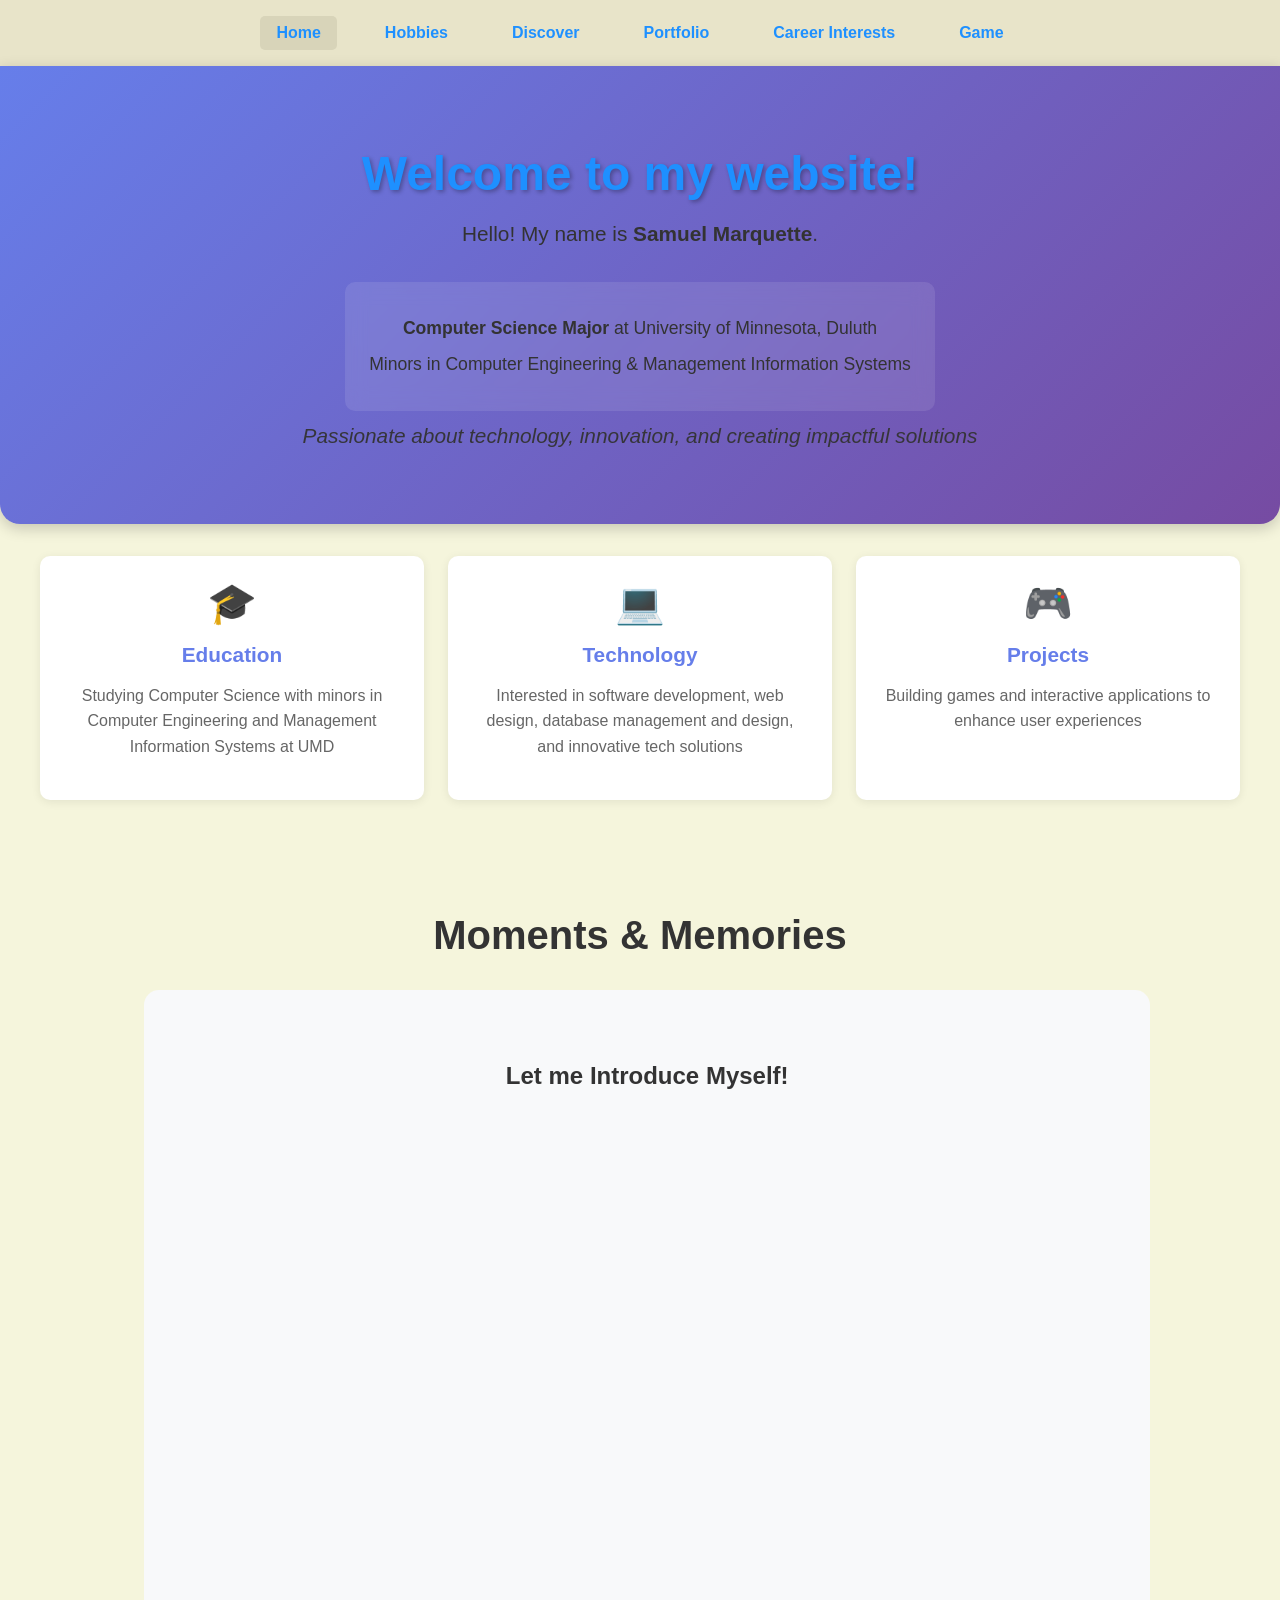
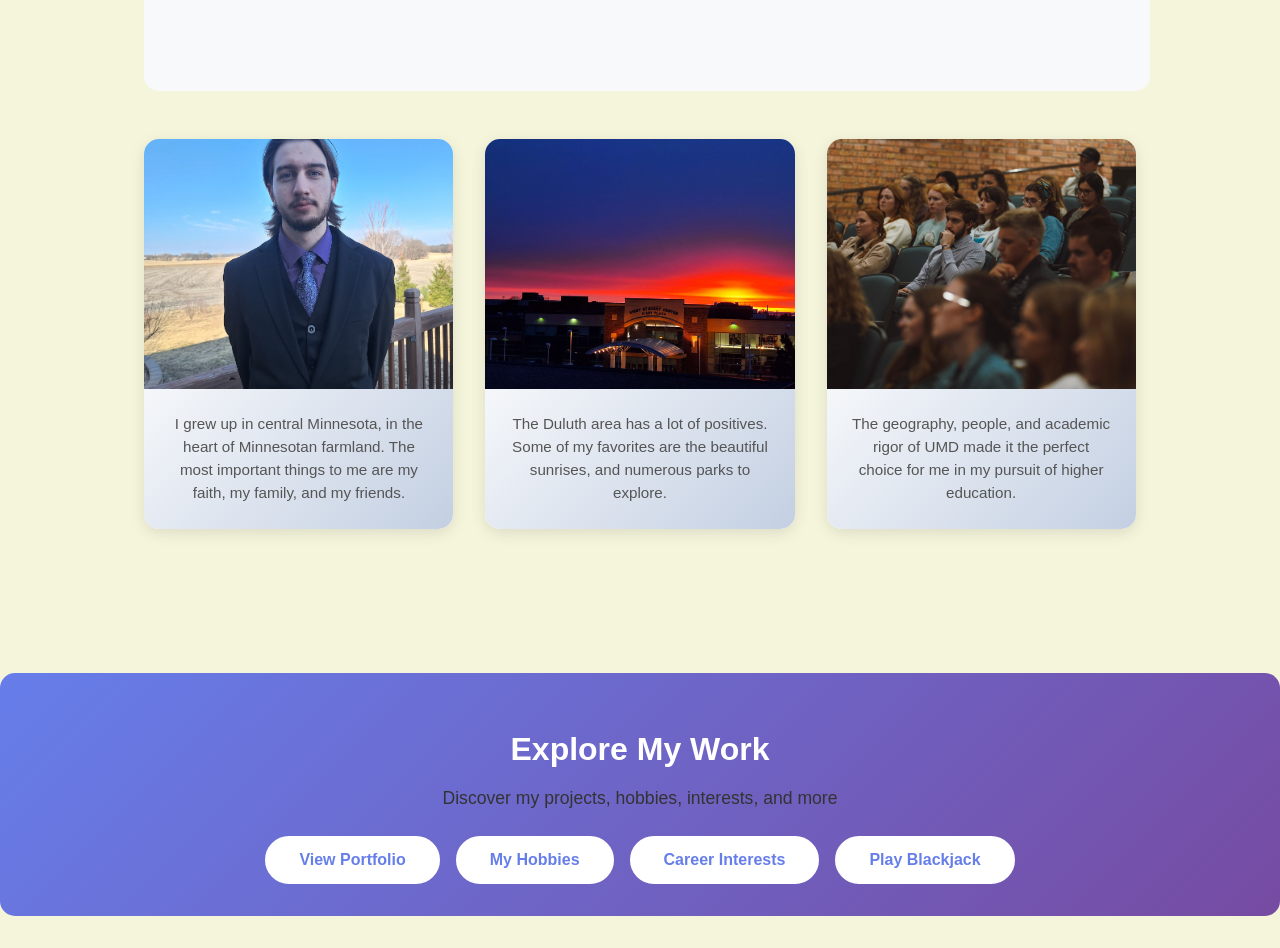
<file: index.html>
<!DOCTYPE html>
<html lang="en">
<head>
    <meta charset="UTF-8">
    <meta name="viewport" content="width=device-width, initial-scale=1.0">
    <title>Samuel Marquette - Computer Science Major at UMD</title>
    <link rel="stylesheet" href="styles.css">
    <style>
        /* Homepage-specific styles */
        .hero-section {
            background: linear-gradient(135deg, #667eea 0%, #764ba2 100%);
            color: white;
            padding: 4rem 2rem;
            text-align: center;
            border-radius: 0 0 20px 20px;
            box-shadow: 0 4px 15px rgba(0, 0, 0, 0.2);
        }

        .hero-section h1 {
            font-size: 3rem;
            margin: 1rem 0;
            text-shadow: 2px 2px 4px rgba(0, 0, 0, 0.3);
            font-weight: 700;
        }

        .hero-section p {
            font-size: 1.3rem;
            margin: 0.5rem 0;
            line-height: 1.6;
        }

        .tagline {
            font-size: 1.1rem;
            font-style: italic;
            margin-top: 1rem;
            opacity: 0.95;
        }

        .academic-info {
            background: rgba(255, 255, 255, 0.1);
            padding: 1.5rem;
            border-radius: 10px;
            margin-top: 1.5rem;
            backdrop-filter: blur(10px);
            display: inline-block;
        }

        .academic-info p {
            margin: 0.5rem 0;
            font-size: 1.1rem;
        }

        .gallery-section {
            padding: 3rem 2rem;
            max-width: 1200px;
            margin: 0 auto;
        }

        .gallery-title {
            text-align: center;
            font-size: 2.5rem;
            margin-bottom: 2rem;
            color: #333;
            font-weight: 700;
        }

        .gallery-grid {
            display: grid;
            grid-template-columns: repeat(auto-fit, minmax(300px, 1fr));
            gap: 2rem;
            margin-bottom: 3rem;
        }

        .gallery-item {
            background: white;
            border-radius: 15px;
            overflow: hidden;
            box-shadow: 0 4px 15px rgba(0, 0, 0, 0.1);
            transition: transform 0.3s ease, box-shadow 0.3s ease;
        }

        .gallery-item:hover {
            transform: translateY(-8px);
            box-shadow: 0 8px 25px rgba(0, 0, 0, 0.2);
        }

        .gallery-item img {
            width: 100%;
            height: 250px;
            object-fit: cover;
            display: block;
        }

        .gallery-item-caption {
            padding: 1.5rem;
            text-align: center;
            background: linear-gradient(135deg, #f5f7fa 0%, #c3cfe2 100%);
            font-size: 1rem;
            color: #333;
        }

        .gallery-item-caption h4 {
            font-size: 1.2rem;
            font-weight: 700;
            margin: 0 0 0.8rem 0;
            color: #667eea;
        }

        .gallery-item-caption p {
            margin: 0;
            line-height: 1.5;
            font-size: 0.95rem;
            color: #555;
        }

        .video-section {
            background: #f8f9fa;
            padding: 3rem 2rem;
            border-radius: 15px;
            margin: 0 auto 2rem auto;
            max-width: 1000px;
            width: 95%;
            display: flex;
            flex-direction: column;
            align-items: center;
        }

        .video-title {
            text-align: center;
            font-size: 1.5rem;
            margin-bottom: 1.5rem;
            color: #333;
            font-weight: 700;
        }

        .video-container {
            position: relative;
            width: 100%;
            padding-bottom: 56.25%; /* 16:9 aspect ratio */
            height: 0;
            overflow: hidden;
            border-radius: 10px;
            max-width: 100%;
        }

        .video-container video {
            position: absolute;
            top: 0;
            left: 0;
            width: 100%;
            height: 100%;
            border-radius: 10px;
        }

        .features-section {
            display: grid;
            grid-template-columns: repeat(auto-fit, minmax(250px, 1fr));
            gap: 1.5rem;
            margin: 2rem 0;
            max-width: 1200px;
            margin-left: auto;
            margin-right: auto;
        }

        .feature-card {
            background: white;
            padding: 1.5rem;
            border-radius: 10px;
            text-align: center;
            box-shadow: 0 2px 10px rgba(0, 0, 0, 0.08);
            transition: transform 0.3s ease;
        }

        .feature-card:hover {
            transform: translateY(-5px);
        }

        .feature-icon {
            font-size: 2.5rem;
            margin-bottom: 1rem;
        }

        .feature-card h3 {
            color: #667eea;
            margin: 1rem 0;
            font-size: 1.3rem;
        }

        .feature-card p {
            color: #666;
            line-height: 1.6;
        }

        .cta-section {
            background: linear-gradient(135deg, #667eea 0%, #764ba2 100%);
            color: white;
            padding: 2rem;
            border-radius: 15px;
            text-align: center;
            margin-top: 3rem;
            margin-bottom: 2rem;
        }

        .cta-section h2 {
            font-size: 2rem;
            margin-bottom: 1rem;
        }

        .cta-section p {
            font-size: 1.1rem;
            margin-bottom: 1.5rem;
        }

        .cta-buttons {
            display: flex;
            gap: 1rem;
            justify-content: center;
            flex-wrap: wrap;
        }

        .cta-button {
            background: white;
            color: #667eea;
            padding: 0.8rem 2rem;
            border-radius: 50px;
            text-decoration: none;
            font-weight: 600;
            transition: all 0.3s ease;
            border: 2px solid white;
        }

        .cta-button:hover {
            background: transparent;
            color: white;
            transform: scale(1.05);
        }

        @media (max-width: 768px) {
            .hero-section h1 {
                font-size: 2rem;
            }

            .hero-section p {
                font-size: 1.1rem;
            }

            .gallery-title {
                font-size: 1.8rem;
            }

            .gallery-grid {
                grid-template-columns: 1fr;
            }

            .cta-buttons {
                flex-direction: column;
            }

            .cta-button {
                width: 100%;
            }
        }
    </style>
</head>
<body>
    <nav class="nav-bar">
        <a href="index.html" class="active">Home</a>
        <a href="hobbies.html">Hobbies</a>
        <a href="discover.html">Discover</a>
        <a href="portfolio.html">Portfolio</a>
        <a href="career.html">Career Interests</a>
        <a href="game.html">Game</a>
    </nav>

    <!-- Hero Section -->
    <div class="hero-section">
        <h1>Welcome to my website!</h1>
        <p>Hello! My name is <strong>Samuel Marquette</strong>.</p>
        <div class="academic-info">
            <p><strong>Computer Science Major</strong> at University of Minnesota, Duluth</p>
            <p>Minors in Computer Engineering & Management Information Systems</p>
        </div>
        <p class="tagline">Passionate about technology, innovation, and creating impactful solutions</p>
    </div>

    <!-- Features Section -->
    <div class="features-section">
        <div class="feature-card">
            <div class="feature-icon">🎓</div>
            <h3>Education</h3>
            <p>Studying Computer Science with minors in Computer Engineering and Management Information Systems at UMD</p>
        </div>
        <div class="feature-card">
            <div class="feature-icon">💻</div>
            <h3>Technology</h3>
            <p>Interested in software development, web design, database management and design, and innovative tech solutions</p>
        </div>
        <div class="feature-card">
            <div class="feature-icon">🎮</div>
            <h3>Projects</h3>
            <p>Building games and interactive applications to enhance user experiences</p>
        </div>
    </div>

    <!-- Gallery Section -->
    <div class="gallery-section">
        <h2 class="gallery-title">Moments & Memories</h2>

        <!-- Video Section (moved up and made larger) -->
        <div class="video-section" style="margin-bottom: 3rem;">
            <h3 class="video-title">Let me Introduce Myself!</h3>
            <div class="video-container">
                <iframe src="https://www.youtube.com/embed/JYC2GD1SZPw" frameborder="0" allow="accelerometer; autoplay; clipboard-write; encrypted-media; gyroscope; picture-in-picture" allowfullscreen></iframe>
            </div>
        </div>

        <!-- Images Grid with detailed captions -->
        <div class="gallery-grid">
            <div class="gallery-item">
                <img src="./PurpleSuitOnTheDeck.jpg" alt="Purple Suit On The Deck">
                <div class="gallery-item-caption">
                    <p>I grew up in central Minnesota, in the heart of Minnesotan farmland. The most important things to me are my faith, my family, and my friends.</p>
                </div>
            </div>
            <div class="gallery-item">
                <img src="SunriseOnCampus.jpg" alt="Sunrise On Campus">
                <div class="gallery-item-caption">
                    <p>The Duluth area has a lot of positives. Some of my favorites are the beautiful sunrises, and numerous parks to explore.</p>
                </div>
            </div>
            <div class="gallery-item">
                <img src="MeAtPaulJKim.jpeg" alt="At Paul J. Kim">
                <div class="gallery-item-caption">
                    <p>The geography, people, and academic rigor of UMD made it the perfect choice for me in my pursuit of higher education.</p>
                </div>
            </div>
        </div>
    </div>

    <!-- Call to Action Section -->
    <div class="cta-section">
        <h2>Explore My Work</h2>
        <p>Discover my projects, hobbies, interests, and more</p>
        <div class="cta-buttons">
            <a href="portfolio.html" class="cta-button">View Portfolio</a>
            <a href="hobbies.html" class="cta-button">My Hobbies</a>
            <a href="career.html" class="cta-button">Career Interests</a>
            <a href="game.html" class="cta-button">Play Blackjack</a>
        </div>
    </div>

</body>
</html>
</file>
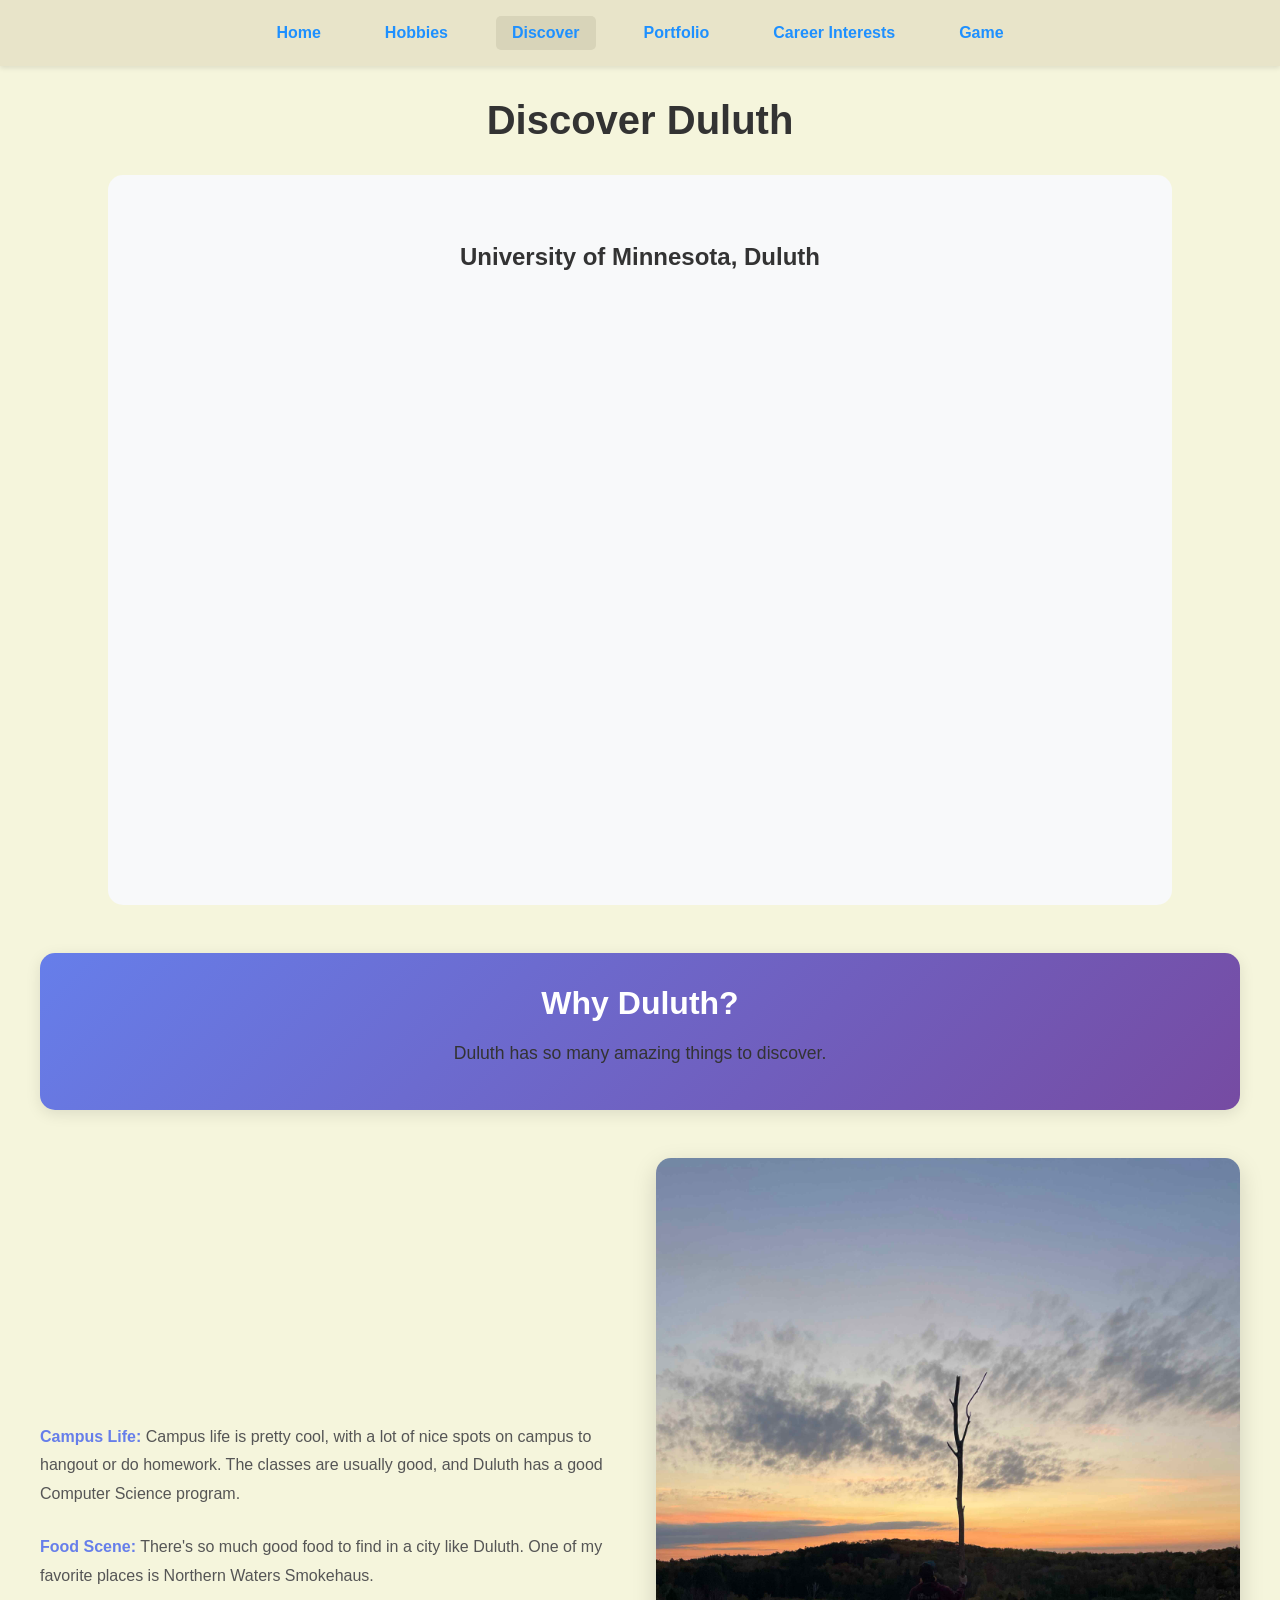
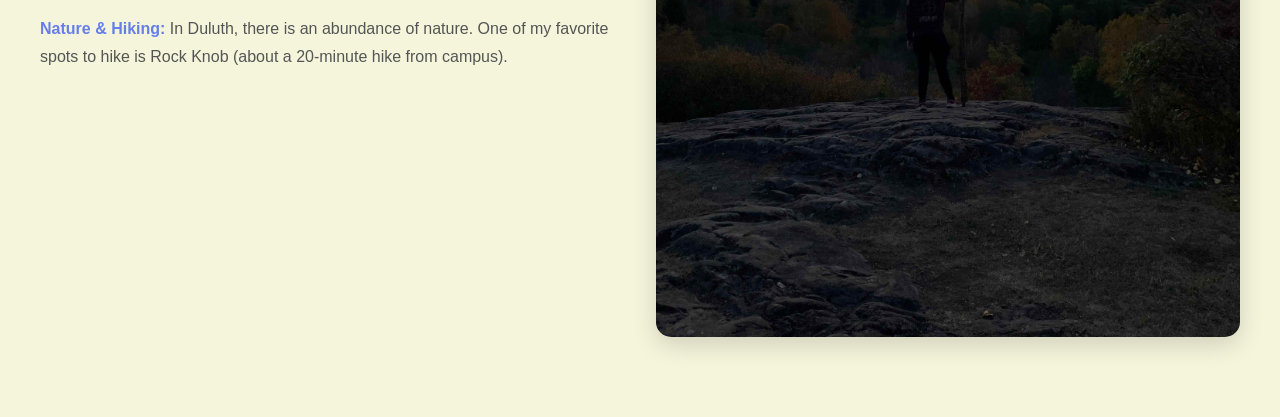
<file: discover.html>
<!DOCTYPE html>
<html lang="en">
<head>
    <meta charset="UTF-8">
    <meta name="viewport" content="width=device-width, initial-scale=1.0">
    <title>Discover - My Website</title>
    <link rel="stylesheet" href="styles.css">
    <style>
        /* Discover page-specific styles */
        .discover-container {
            max-width: 1200px;
            margin: 0 auto;
            padding: 2rem;
        }

        .page-title {
            text-align: center;
            font-size: 2.5rem;
            color: #333;
            margin-bottom: 2rem;
            font-weight: 700;
        }

        .video-section {
            background: #f8f9fa;
            padding: 3rem 2rem;
            border-radius: 15px;
            margin: 0 auto 3rem auto;
            max-width: 1000px;
            width: 95%;
            display: flex;
            flex-direction: column;
            align-items: center;
        }

        .video-title {
            text-align: center;
            font-size: 1.5rem;
            color: #333;
            margin-bottom: 1.5rem;
            font-weight: 700;
        }

        .video-container {
            position: relative;
            width: 100%;
            padding-bottom: 56.25%; /* 16:9 aspect ratio */
            height: 0;
            overflow: hidden;
            border-radius: 10px;
        }

        .video-container iframe {
            position: absolute;
            top: 0;
            left: 0;
            width: 100%;
            height: 100%;
            border-radius: 10px;
        }

        .discover-intro {
            background: linear-gradient(135deg, #667eea 0%, #764ba2 100%);
            color: white;
            padding: 2rem;
            border-radius: 15px;
            margin-bottom: 3rem;
            text-align: center;
            box-shadow: 0 4px 15px rgba(0, 0, 0, 0.1);
        }

        .discover-intro h2 {
            font-size: 2rem;
            margin-bottom: 1rem;
            margin-top: 0;
        }

        .discover-intro p {
            font-size: 1.1rem;
            line-height: 1.8;
            margin: 0.5rem 0;
        }

        .content-grid {
            display: grid;
            grid-template-columns: 1fr 1fr;
            gap: 2rem;
            align-items: center;
            margin-bottom: 3rem;
        }

        .content-text {
            display: flex;
            flex-direction: column;
            gap: 1.5rem;
        }

        .content-text p {
            font-size: 1rem;
            line-height: 1.8;
            color: #555;
            margin: 0;
        }

        .content-text strong {
            color: #667eea;
            font-weight: 600;
        }

        .content-image {
            border-radius: 15px;
            overflow: hidden;
            box-shadow: 0 8px 25px rgba(0, 0, 0, 0.15);
            transition: transform 0.3s ease;
        }

        .content-image:hover {
            transform: translateY(-5px);
        }

        .content-image img {
            width: 100%;
            height: auto;
            display: block;
            object-fit: cover;
        }

        @media (max-width: 768px) {
            .page-title {
                font-size: 1.8rem;
            }

            .discover-intro h2 {
                font-size: 1.5rem;
            }

            .discover-intro p {
                font-size: 1rem;
            }

            .content-grid {
                grid-template-columns: 1fr;
                gap: 1.5rem;
            }

            .video-section {
                padding: 2rem 1rem;
                max-width: 90%;
            }
        }
    </style>
</head>
<body>
    <nav class="nav-bar">
        <a href="index.html">Home</a>
        <a href="hobbies.html">Hobbies</a>
        <a href="discover.html" class="active">Discover</a>
        <a href="portfolio.html">Portfolio</a>
        <a href="career.html">Career Interests</a>
        <a href="game.html">Game</a>
    </nav>

    <div class="discover-container">
        <h1 class="page-title">Discover Duluth</h1>

        <!-- UMD Marketing Video -->
        <div class="video-section">
            <h2 class="video-title">University of Minnesota, Duluth</h2>
            <div class="video-container">
                <iframe src="https://www.youtube.com/embed/W8lg8bApw6A" frameborder="0" allow="accelerometer; autoplay; clipboard-write; encrypted-media; gyroscope; picture-in-picture" allowfullscreen></iframe>
            </div>
        </div>

        <!-- Intro Section -->
        <div class="discover-intro">
            <h2>Why Duluth?</h2>
            <p>Duluth has so many amazing things to discover.</p>
        </div>

        <!-- Content Grid with Text and Image -->
        <div class="content-grid">
            <div class="content-text">
                <p><strong>Campus Life:</strong> Campus life is pretty cool, with a lot of nice spots on campus to hangout or do homework. The classes are usually good, and Duluth has a good Computer Science program.</p>
                
                <p><strong>Food Scene:</strong> There's so much good food to find in a city like Duluth. One of my favorite places is Northern Waters Smokehaus.</p>
                
                <p><strong>Nature & Hiking:</strong> In Duluth, there is an abundance of nature. One of my favorite spots to hike is Rock Knob (about a 20-minute hike from campus).</p>
            </div>
            
            <div class="content-image">
                <img src="RockKnobSunriseStick.jpg" alt="Rock Knob Sunrise">
            </div>
        </div>
    </div>
</body>

</html>
</file>
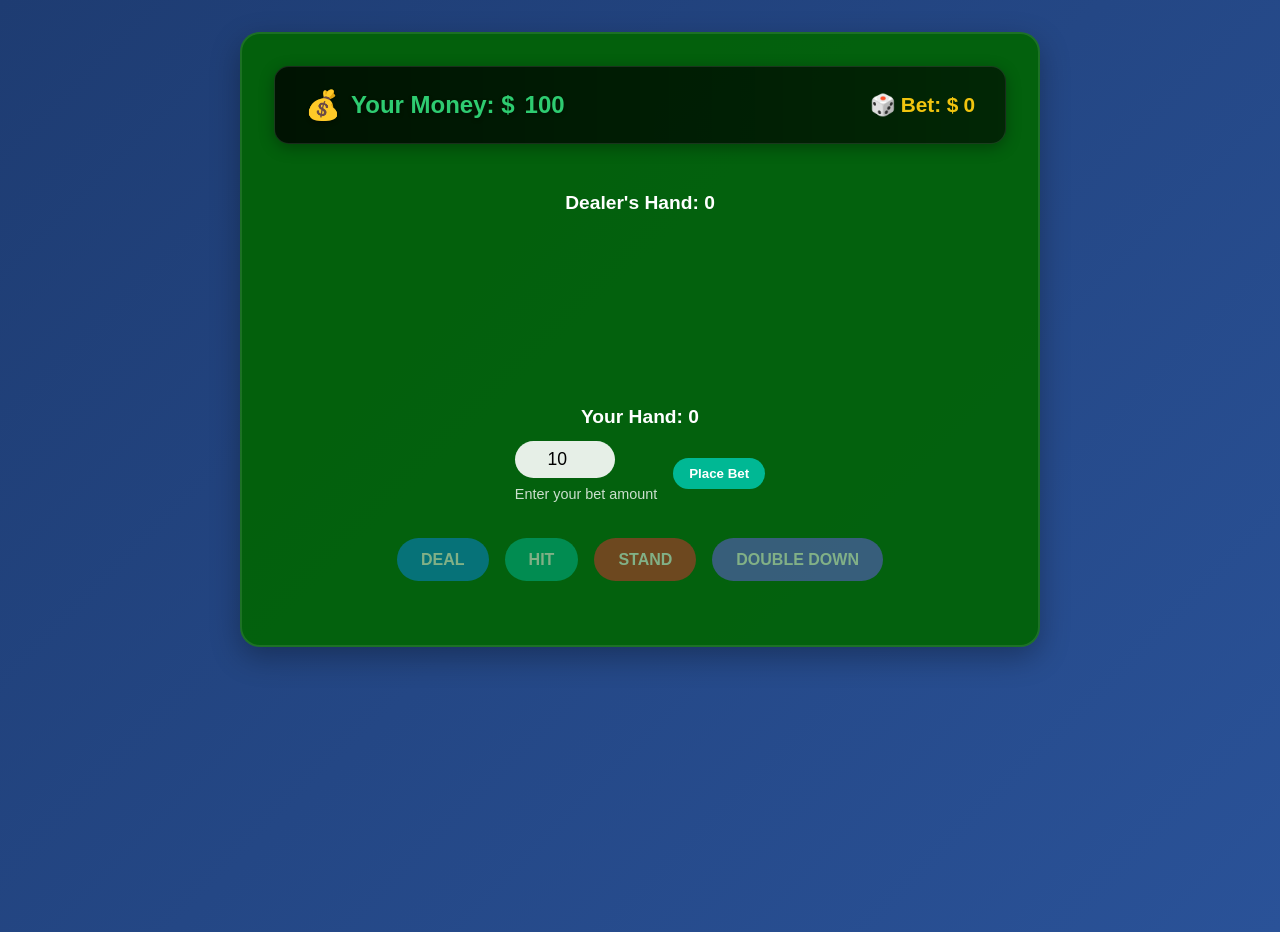
<file: gamecode.html>
<!DOCTYPE html>
<html lang="en">
<head>
    <meta charset="UTF-8">
    <meta name="viewport" content="width=device-width, initial-scale=1.0">
    <title>Blackjack Game</title>
    <style>
        :root {
            --primary-color: #2d3436;
            --accent-color: #0984e3;
            --text-color: #2d3436;
            --background: #ffffff;
        }


        * {
            margin: 0;
            padding: 0;
            box-sizing: border-box;
        }


        body {
            font-family: -apple-system, BlinkMacSystemFont, 'Segoe UI', Roboto, Oxygen, Ubuntu, Cantarell, sans-serif;
            background: linear-gradient(135deg, #1e3c72 0%, #2a5298 100%);
            color: var(--text-color);
            line-height: 1.6;
            overflow-x: hidden;
            min-height: 100vh;
        }


        /* Blackjack styles */
        .game-container {
            background: rgba(0, 100, 0, 0.9);
            border-radius: 20px;
            padding: 2rem;
            margin: 2rem auto;
            width: 800px;
            max-width: 90vw;
            box-shadow: 0 10px 30px rgba(0, 0, 0, 0.3);
            border: 2px solid rgba(255, 255, 255, 0.1);
        }


        .money-bar {
            background: linear-gradient(to right, rgba(0, 0, 0, 0.8), rgba(0, 0, 0, 0.6));
            padding: 15px 30px;
            border-radius: 15px;
            margin-bottom: 20px;
            display: flex;
            justify-content: space-between;
            align-items: center;
            box-shadow: 0 4px 15px rgba(0, 0, 0, 0.3);
            border: 1px solid rgba(255, 255, 255, 0.1);
        }


        .balance-display {
            font-size: 1.5rem;
            color: #2ecc71;
            font-weight: bold;
            text-shadow: 0 2px 4px rgba(0, 0, 0, 0.3);
            transition: transform 0.3s, color 0.3s;
            display: flex;
            align-items: center;
            gap: 10px;
        }


        .balance-display:before {
            content: '💰';
            font-size: 1.8rem;
        }


        .money-stats {
            display: flex;
            gap: 20px;
            align-items: center;
        }


        .current-bet-display {
            font-size: 1.3rem;
            color: #f1c40f;
            font-weight: bold;
            display: flex;
            align-items: center;
            gap: 5px;
        }


        .current-bet-display:before {
            content: '🎲';
        }


        .betting-label {
            color: rgba(255, 255, 255, 0.8);
            font-size: 0.9rem;
            margin-top: 5px;
        }


        .betting-controls {
            display: flex;
            align-items: center;
            gap: 1rem;
            margin-bottom: 1rem;
            justify-content: center;
        }


        .bet-input {
            padding: 0.5rem 1rem;
            border: none;
            border-radius: 25px;
            width: 100px;
            text-align: center;
            font-size: 1.1rem;
            background: rgba(255, 255, 255, 0.9);
        }


        .bet-input:focus {
            outline: none;
            box-shadow: 0 0 0 2px #0984e3;
        }


        .current-bet {
            background: rgba(255, 255, 255, 0.2);
            padding: 0.5rem 1rem;
            border-radius: 25px;
            color: white;
            font-weight: bold;
        }


        .bet-button {
            background: #00b894;
            color: white;
            border: none;
            padding: 0.5rem 1rem;
            border-radius: 25px;
            cursor: pointer;
            font-weight: bold;
            transition: all 0.3s ease;
        }


        .bet-button:hover {
            transform: translateY(-2px);
            box-shadow: 0 4px 15px rgba(0, 184, 148, 0.3);
        }


        .dealer-area, .player-area {
            min-height: 150px;
            padding: 1rem;
            border-radius: 10px;
            margin: 1rem 0;
            display: flex;
            flex-direction: column;
            align-items: center;
        }


        .hand {
            display: flex;
            gap: 10px;
            flex-wrap: wrap;
            justify-content: center;
        }


        .card {
            width: 100px;
            height: 140px;
            background: white;
            border-radius: 10px;
            display: flex;
            justify-content: center;
            align-items: center;
            font-size: 2rem;
            color: #000;
            box-shadow: 0 2px 10px rgba(0, 0, 0, 0.2);
            position: relative;
            transition: transform 0.3s ease;
        }


        .card.red {
            color: #d63031;
        }


        .card:hover {
            transform: translateY(-5px);
        }


        .card-value {
            font-size: 2.5rem;
            font-weight: bold;
        }


        .card-suit {
            position: absolute;
            font-size: 1.5rem;
            bottom: 10px;
            right: 10px;
        }


        .controls {
            display: flex;
            gap: 1rem;
            justify-content: center;
            margin-top: 1rem;
        }


        .game-button {
            padding: 0.8rem 1.5rem;
            border: none;
            border-radius: 50px;
            cursor: pointer;
            font-size: 1rem;
            font-weight: 600;
            transition: all 0.3s ease;
            text-transform: uppercase;
        }


        .hit-button {
            background: #00b894;
            color: white;
        }


        .stand-button {
            background: #d63031;
            color: white;
        }


        .deal-button {
            background: #0984e3;
            color: white;
        }


        .double-button {
            background: #6c5ce7;
            color: white;
        }


        .game-button:hover {
            transform: translateY(-2px);
            box-shadow: 0 5px 15px rgba(0, 0, 0, 0.2);
        }


        .game-button:disabled {
            opacity: 0.5;
            cursor: not-allowed;
            transform: none;
        }


        .score {
            color: white;
            font-size: 1.2rem;
            margin: 0.5rem 0;
            font-weight: bold;
        }


        .message {
            color: white;
            font-size: 1.5rem;
            text-align: center;
            margin: 1rem 0;
            font-weight: bold;
            min-height: 2rem;
        }


        @keyframes shake {
            0%, 100% { transform: translateX(0); }
            25% { transform: translateX(-5px); }
            50% { transform: translateX(5px); }
            75% { transform: translateX(-5px); }
        }


        @media (max-width: 768px) {
            .game-container {
                padding: 1rem;
                margin: 1rem;
            }
        }
    </style>
</head>
<body>
    <div class="game-container">
        <div class="money-bar">
            <div class="balance-display">Your Money: $<span id="balance">100</span></div>
            <div class="money-stats">
                <div class="current-bet-display">Bet: $<span id="current-bet">0</span></div>
            </div>
        </div>
        <div class="dealer-area">
            <div class="score">Dealer's Hand: <span id="dealer-score">0</span></div>
            <div class="hand" id="dealer-hand"></div>
        </div>
        <div class="message" id="message"></div>
        <div class="player-area">
            <div class="score">Your Hand: <span id="player-score">0</span></div>
            <div class="hand" id="player-hand"></div>
            <div class="betting-controls">
                <div class="bet-info">
                    <input type="number" class="bet-input" id="bet-input" min="1" max="100" value="10">
                    <div class="betting-label">Enter your bet amount</div>
                </div>
                <button class="bet-button" id="place-bet-button">Place Bet</button>
            </div>
            <div class="controls">
                <button class="game-button deal-button" id="deal-button" disabled>Deal</button>
                <button class="game-button hit-button" id="hit-button" disabled>Hit</button>
                <button class="game-button stand-button" id="stand-button" disabled>Stand</button>
                <button class="game-button double-button" id="double-button" disabled>Double Down</button>
            </div>
        </div>
    </div>


    <script>
        const suits = ['♠', '♣', '♥', '♦'];
        const values = ['2', '3', '4', '5', '6', '7', '8', '9', '10', 'J', 'Q', 'K', 'A'];
        let deck = [];
        let playerHand = [];
        let dealerHand = [];
        let balance = 100;
        let currentBet = 0;


        const dealerHandElement = document.getElementById('dealer-hand');
        const playerHandElement = document.getElementById('player-hand');
        const dealerScoreElement = document.getElementById('dealer-score');
        const playerScoreElement = document.getElementById('player-score');
        const messageElement = document.getElementById('message');
        const dealButton = document.getElementById('deal-button');
        const hitButton = document.getElementById('hit-button');
        const standButton = document.getElementById('stand-button');
        const doubleButton = document.getElementById('double-button');
        const balanceElement = document.getElementById('balance');
        const betInput = document.getElementById('bet-input');
        const currentBetElement = document.getElementById('current-bet');
        const placeBetButton = document.getElementById('place-bet-button');


        function createDeck() {
            deck = [];
            for (let suit of suits) {
                for (let value of values) {
                    deck.push({ suit, value });
                }
            }
            // Shuffle deck
            for (let i = deck.length - 1; i > 0; i--) {
                const j = Math.floor(Math.random() * (i + 1));
                [deck[i], deck[j]] = [deck[j], deck[i]];
            }
        }


        function getCardValue(card) {
            if (['J', 'Q', 'K'].includes(card.value)) return 10;
            if (card.value === 'A') return 11;
            return parseInt(card.value);
        }


        function calculateHand(hand) {
            let sum = 0;
            let aces = 0;


            for (let card of hand) {
                if (card.value === 'A') {
                    aces++;
                    sum += 11;
                } else {
                    sum += getCardValue(card);
                }
            }


            // Adjust for aces
            while (sum > 21 && aces > 0) {
                sum -= 10;
                aces--;
            }


            return sum;
        }


        function createCardElement(card, hidden = false) {
            const cardElement = document.createElement('div');
            cardElement.className = 'card';
           
            if (hidden) {
                cardElement.style.background = '#2d3436';
                return cardElement;
            }


            if (card.suit === '♥' || card.suit === '♦') {
                cardElement.classList.add('red');
            }


            const valueElement = document.createElement('div');
            valueElement.className = 'card-value';
            valueElement.textContent = card.value;


            const suitElement = document.createElement('div');
            suitElement.className = 'card-suit';
            suitElement.textContent = card.suit;


            cardElement.appendChild(valueElement);
            cardElement.appendChild(suitElement);


            return cardElement;
        }


        function updateScores() {
            playerScoreElement.textContent = calculateHand(playerHand);
            if (dealerHand.length > 0) {
                dealerScoreElement.textContent = calculateHand([dealerHand[0]]) + (dealerHand.length > 1 ? ' + ?' : '');
            }
        }


        function dealInitialCards() {
            createDeck();
            playerHand = [deck.pop(), deck.pop()];
            dealerHand = [deck.pop(), deck.pop()];


            // Display cards
            playerHandElement.innerHTML = '';
            dealerHandElement.innerHTML = '';


            playerHand.forEach(card => {
                playerHandElement.appendChild(createCardElement(card));
            });


            dealerHandElement.appendChild(createCardElement(dealerHand[0]));
            dealerHandElement.appendChild(createCardElement(dealerHand[1], true));


            updateScores();


            // Enable game buttons
            dealButton.disabled = true;
            hitButton.disabled = false;
            standButton.disabled = false;
           
            // Enable double down only if player has enough money
            doubleButton.disabled = !(balance >= currentBet);


            // Check for natural blackjack
            if (calculateHand(playerHand) === 21) {
                stand();
            }
        }


        function doubleDown() {
            if (balance < currentBet) {
                messageElement.textContent = 'Not enough money to double down!';
                return;
            }


            // Double the bet
            balance -= currentBet;
            currentBet *= 2;
            balanceElement.textContent = balance;
            currentBetElement.textContent = currentBet;


            // Deal one card and stand
            const card = deck.pop();
            playerHand.push(card);
            playerHandElement.appendChild(createCardElement(card));
           
            // Disable all buttons except stand
            hitButton.disabled = true;
            doubleButton.disabled = true;


            // Update scores and check for bust
            const score = calculateHand(playerHand);
            updateScores();


            if (score > 21) {
                messageElement.textContent = `Bust! You lost $${currentBet}!`;
                endRound();
            } else {
                // Automatically stand after doubling down
                stand();
            }
        }


        function hit() {
            const card = deck.pop();
            playerHand.push(card);
            playerHandElement.appendChild(createCardElement(card));
           
            const score = calculateHand(playerHand);
            updateScores();


            if (score > 21) {
                messageElement.textContent = 'Bust! Dealer wins!';
                endRound();
            } else if (score === 21) {
                stand();
            }
        }


        function stand() {
            // Reveal dealer's hidden card
            dealerHandElement.innerHTML = '';
            dealerHand.forEach(card => {
                dealerHandElement.appendChild(createCardElement(card));
            });


            // Dealer must hit on 16 and below
            while (calculateHand(dealerHand) < 17) {
                const card = deck.pop();
                dealerHand.push(card);
                dealerHandElement.appendChild(createCardElement(card));
            }


            const playerScore = calculateHand(playerHand);
            const dealerScore = calculateHand(dealerHand);
            dealerScoreElement.textContent = dealerScore;


            let result;
            if (dealerScore > 21) {
                result = 'playerWin';
            } else if (dealerScore > playerScore) {
                result = 'dealerWin';
            } else if (playerScore > dealerScore) {
                result = (playerScore === 21 && playerHand.length === 2) ? 'playerBlackjack' : 'playerWin';
            } else {
                result = 'push';
            }


            handleGameResult(result);
            // Only end the round, don't reset the game completely
            endRound();
           
            // Enable betting for the next round
            if (balance > 0) {
                betInput.disabled = false;
                placeBetButton.disabled = false;
                betInput.value = Math.min(10, balance);
                betInput.max = balance;
                messageElement.textContent += '\nPlace your bet for the next round!';
            }
        }


        function endRound() {
            hitButton.disabled = true;
            standButton.disabled = true;
            doubleButton.disabled = true;
            dealButton.disabled = false;
        }


        function resetGame() {
            playerHand = [];
            dealerHand = [];
            messageElement.textContent = '';
            placeBetButton.disabled = false;
            dealButton.disabled = true;
            hitButton.disabled = true;
            standButton.disabled = true;
            doubleButton.disabled = true;
            playerHandElement.innerHTML = '';
            dealerHandElement.innerHTML = '';
            playerScoreElement.textContent = '0';
            dealerScoreElement.textContent = '0';
            currentBet = 0;
            currentBetElement.textContent = '0';
            betInput.value = Math.min(10, balance);
            betInput.max = balance;
            updateControls();
        }


        function placeBet() {
            const betAmount = parseInt(betInput.value);
            if (betAmount <= 0 || betAmount > balance) {
                messageElement.textContent = 'Invalid bet amount!';
                return;
            }
           
            // Deduct bet from balance with animation
            balance -= betAmount;
            currentBet = betAmount;
           
            // Animate the bet being placed
            balanceElement.style.transition = 'transform 0.3s, color 0.3s';
            balanceElement.style.transform = 'scale(0.9)';
            balanceElement.style.color = '#d63031';
           
            setTimeout(() => {
                balanceElement.style.transform = 'scale(1)';
                balanceElement.style.color = '#2a5298';
            }, 500);
           
            // Update displays
            balanceElement.textContent = balance;
            currentBetElement.textContent = currentBet;
            messageElement.textContent = `Bet placed: $${betAmount}`;
           
            // Update controls
            placeBetButton.disabled = true;
            dealButton.disabled = false;
            betInput.disabled = true;
        }


        function handleGameResult(result) {
            let message = '';
            let winnings = 0;
           
            if (result === 'push') {
                message = 'Push! Your bet has been returned.';
                winnings = currentBet; // Return the original bet
            } else if (result === 'playerWin') {
                message = `You win $${currentBet}! (1:1 payout)`;
                winnings = currentBet * 2; // Return bet + win same amount
            } else if (result === 'playerBlackjack') {
                const blackjackPayout = Math.floor(currentBet * 2.5);
                message = `Blackjack! You win $${blackjackPayout - currentBet}! (3:2 payout)`;
                winnings = blackjackPayout;
            } else if (result === 'dealerWin') {
                message = `Dealer wins! You lost $${currentBet}!`;
                winnings = 0; // Lose your bet entirely
            }


            // Update balance and displays
            balance += winnings;
            balanceElement.textContent = balance;
            messageElement.textContent = message;
           
            // Animate balance change
            balanceElement.style.transition = 'transform 0.3s, color 0.3s';
            balanceElement.style.transform = 'scale(1.2)';
           
            // Color code the result
            if (result === 'dealerWin') {
                // Flash red for losses
                balanceElement.style.color = '#d63031';
                // Shake animation for losses
                balanceElement.style.animation = 'shake 0.5s ease-in-out';
                setTimeout(() => {
                    balanceElement.style.animation = '';
                }, 500);
            } else if (result === 'playerWin' || result === 'playerBlackjack') {
                balanceElement.style.color = '#00b894';
            } else {
                balanceElement.style.color = '#2a5298';
            }
           
            setTimeout(() => {
                balanceElement.style.transform = 'scale(1)';
                balanceElement.style.color = '#2a5298';
            }, 500);
           
            if (balance <= 0) {
                messageElement.textContent = 'Game Over! You\'re out of money!';
                // Add reload button
                const reloadButton = document.createElement('button');
                reloadButton.textContent = 'Play Again';
                reloadButton.className = 'game-button deal-button';
                reloadButton.style.marginTop = '1rem';
                reloadButton.onclick = () => window.location.reload();
                messageElement.appendChild(reloadButton);
            }
        }


        function updateControls() {
            betInput.max = balance;
            if (balance <= 0) {
                placeBetButton.disabled = true;
                betInput.disabled = true;
            }
        }


        // Initialize game
        resetGame();


        // Event listeners
        dealButton.addEventListener('click', dealInitialCards);
        hitButton.addEventListener('click', hit);
        standButton.addEventListener('click', stand);
        doubleButton.addEventListener('click', doubleDown);
        placeBetButton.addEventListener('click', placeBet);
    </script>
</body>
</html>
</file>
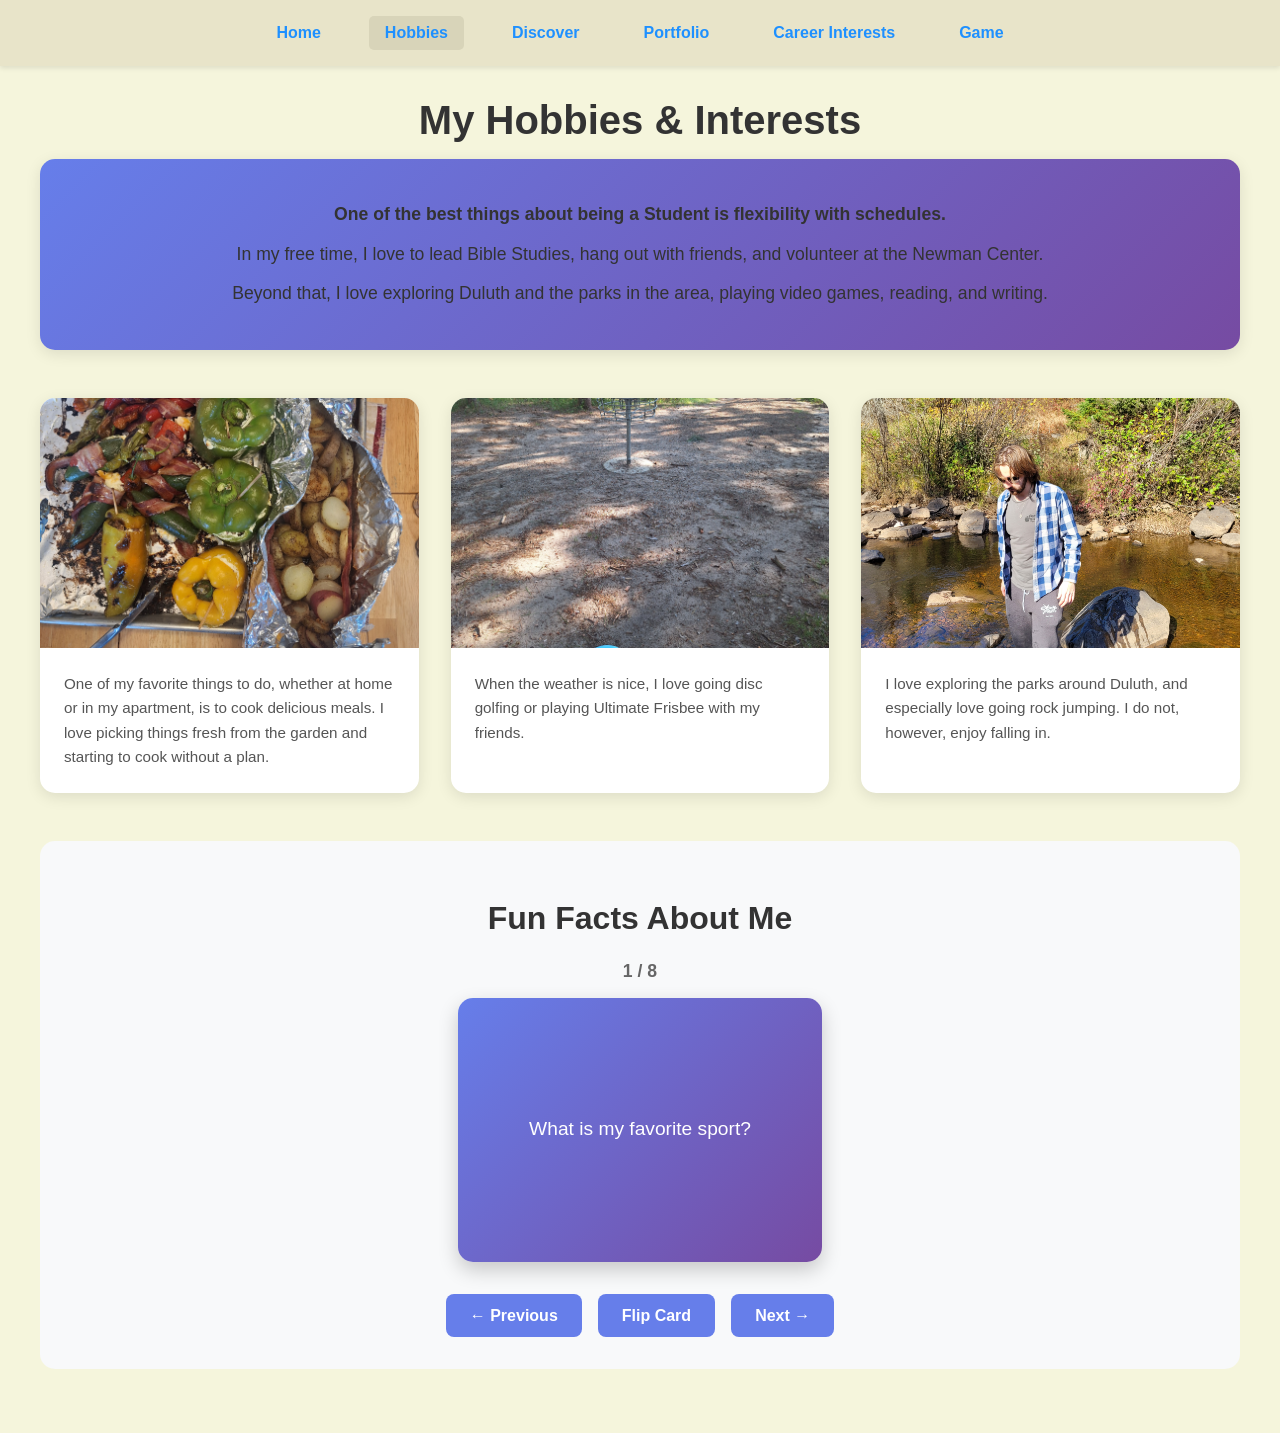
<file: hobbies.html>
<!DOCTYPE html>
<html lang="en">
<head>
    <meta charset="UTF-8">
    <meta name="viewport" content="width=device-width, initial-scale=1.0">
    <title>Hobbies - My Website</title>
    <link rel="stylesheet" href="styles.css">
    <style>
        /* Hobbies page-specific styles */
        .hobbies-container {
            max-width: 1200px;
            margin: 0 auto;
            padding: 2rem;
        }

        .page-title {
            text-align: center;
            font-size: 2.5rem;
            color: #333;
            margin-bottom: 1rem;
            font-weight: 700;
        }

        .intro-section {
            background: linear-gradient(135deg, #667eea 0%, #764ba2 100%);
            color: white;
            padding: 2rem;
            border-radius: 15px;
            margin-bottom: 3rem;
            text-align: center;
            box-shadow: 0 4px 15px rgba(0, 0, 0, 0.1);
        }

        .intro-section p {
            font-size: 1.1rem;
            line-height: 1.8;
            margin: 0.5rem 0;
        }

        .hobbies-grid {
            display: grid;
            grid-template-columns: repeat(auto-fit, minmax(300px, 1fr));
            gap: 2rem;
            margin-bottom: 3rem;
        }

        .hobby-card {
            background: white;
            border-radius: 15px;
            overflow: hidden;
            box-shadow: 0 4px 15px rgba(0, 0, 0, 0.1);
            transition: transform 0.3s ease, box-shadow 0.3s ease;
        }

        .hobby-card:hover {
            transform: translateY(-8px);
            box-shadow: 0 8px 25px rgba(0, 0, 0, 0.2);
        }

        .hobby-card img {
            width: 100%;
            height: 250px;
            object-fit: cover;
            display: block;
        }

        .hobby-card-content {
            padding: 1.5rem;
        }

        .hobby-card-content p {
            color: #555;
            line-height: 1.6;
            font-size: 0.95rem;
            margin: 0;
        }

        .flashcards-section {
            background: #f8f9fa;
            padding: 2rem;
            border-radius: 15px;
            margin-bottom: 2rem;
        }

        .flashcards-title {
            text-align: center;
            font-size: 2rem;
            color: #333;
            margin-bottom: 1.5rem;
            font-weight: 700;
        }

        .flashcards-container {
            display: flex;
            justify-content: center;
            align-items: center;
            gap: 2rem;
            flex-wrap: wrap;
        }

        .flashcard {
            width: 300px;
            height: 200px;
            background: linear-gradient(135deg, #667eea 0%, #764ba2 100%);
            border-radius: 15px;
            display: flex;
            align-items: center;
            justify-content: center;
            cursor: pointer;
            transition: transform 0.6s;
            transform-style: preserve-3d;
            box-shadow: 0 8px 20px rgba(0, 0, 0, 0.2);
            text-align: center;
            padding: 2rem;
            position: relative;
        }

        .flashcard.flipped {
            transform: rotateY(180deg);
        }

        .flashcard-content {
            color: white;
            font-size: 1.2rem;
            font-weight: 500;
            line-height: 1.6;
            backface-visibility: hidden;
        }

        .flashcard-front {
            backface-visibility: hidden;
        }

        .flashcard-back {
            backface-visibility: hidden;
            transform: rotateY(180deg);
            position: absolute;
            top: 50%;
            left: 50%;
            transform: translateX(-50%) translateY(-50%) rotateY(180deg);
        }

        .flashcard-controls {
            display: flex;
            justify-content: center;
            gap: 1rem;
            margin-top: 2rem;
            flex-wrap: wrap;
        }

        .flashcard-button {
            background: #667eea;
            color: white;
            padding: 0.8rem 1.5rem;
            border: none;
            border-radius: 8px;
            font-size: 1rem;
            font-weight: 600;
            cursor: pointer;
            transition: background 0.3s ease, transform 0.2s ease;
        }

        .flashcard-button:hover {
            background: #764ba2;
            transform: scale(1.05);
        }

        .flashcard-button:active {
            transform: scale(0.95);
        }

        .card-counter {
            text-align: center;
            font-size: 1.1rem;
            color: #666;
            margin-bottom: 1rem;
            font-weight: 600;
        }

        @media (max-width: 768px) {
            .page-title {
                font-size: 1.8rem;
            }

            .hobbies-grid {
                grid-template-columns: 1fr;
            }

            .flashcard {
                width: 250px;
                height: 150px;
            }

            .flashcard-content {
                font-size: 1rem;
                padding: 1rem;
            }
        }
    </style>
</head>
<body>
    <nav class="nav-bar">
        <a href="index.html">Home</a>
        <a href="hobbies.html" class="active">Hobbies</a>
        <a href="discover.html">Discover</a>
        <a href="portfolio.html">Portfolio</a>
        <a href="career.html">Career Interests</a>
        <a href="game.html">Game</a>
    </nav>

    <div class="hobbies-container">
        <h1 class="page-title">My Hobbies & Interests</h1>

        <!-- Intro Section -->
        <div class="intro-section">
            <p><strong>One of the best things about being a Student is flexibility with schedules.</strong></p>
            <p>In my free time, I love to lead Bible Studies, hang out with friends, and volunteer at the Newman Center.</p>
            <p>Beyond that, I love exploring Duluth and the parks in the area, playing video games, reading, and writing.</p>
        </div>

        <!-- Hobbies Grid -->
        <div class="hobbies-grid">
            <div class="hobby-card">
                <img src="gardensupper.jpg" alt="Garden Supper">
                <div class="hobby-card-content">
                    <p>One of my favorite things to do, whether at home or in my apartment, is to cook delicious meals. I love picking things fresh from the garden and starting to cook without a plan.</p>
                </div>
            </div>

            <div class="hobby-card">
                <img src="discgolf.jpg" alt="Disc Golf">
                <div class="hobby-card-content">
                    <p>When the weather is nice, I love going disc golfing or playing Ultimate Frisbee with my friends.</p>
                </div>
            </div>

            <div class="hobby-card">
                <img src="rockjumping.jpg" alt="Rock Jumping">
                <div class="hobby-card-content">
                    <p>I love exploring the parks around Duluth, and especially love going rock jumping. I do not, however, enjoy falling in.</p>
                </div>
            </div>
        </div>

        <!-- Flashcards Section -->
        <div class="flashcards-section">
            <h2 class="flashcards-title">Fun Facts About Me</h2>
            <div class="card-counter">
                <span id="current-card">1</span> / <span id="total-cards">8</span>
            </div>

            <div class="flashcards-container">
                <div class="flashcard" id="flashcard">
                    <div class="flashcard-front">
                        <div class="flashcard-content" id="card-front">Click to reveal</div>
                    </div>
                    <div class="flashcard-back">
                        <div class="flashcard-content" id="card-back">Answer</div>
                    </div>
                </div>
            </div>

            <div class="flashcard-controls">
                <button class="flashcard-button" id="prev-button">← Previous</button>
                <button class="flashcard-button" id="flip-button">Flip Card</button>
                <button class="flashcard-button" id="next-button">Next →</button>
            </div>
        </div>
    </div>

    <script>
        // Flashcard data
        const flashcards = [
            {
                front: "What is my favorite sport?",
                back: "Baseball"
            },
            {
                front: "What instrument did I play in middle/high school?",
                back: "Percussion"
            },
            {
                front: "Cake or Ice Cream?",
                back: "Cake"
            },
            {
                front: "Am I a country boy or a city boy?",
                back: "Country Boy"
            },
            {
                front: "Favorite Quote?",
                back: "\"The world offers you comfort. But, you were not made for comfort. You were made for greatness.\" - Pope Benedict XVI"
            },
            {
                front: "Favorite Author?",
                back: "Fyodor Dostoevsky"
            },
            {
                front: "Dog or Cat person?",
                back: "Dog"
            },
            {
                front: "Apple or Android?",
                back: "Android"
            }
        ];

        let currentCardIndex = 0;
        let isFlipped = false;

        const flashcardEl = document.getElementById('flashcard');
        const frontEl = document.getElementById('card-front');
        const backEl = document.getElementById('card-back');
        const currentCardEl = document.getElementById('current-card');
        const totalCardsEl = document.getElementById('total-cards');
        const flipButton = document.getElementById('flip-button');
        const nextButton = document.getElementById('next-button');
        const prevButton = document.getElementById('prev-button');

        totalCardsEl.textContent = flashcards.length;

        function updateCard() {
            const card = flashcards[currentCardIndex];
            frontEl.textContent = card.front;
            backEl.textContent = card.back;
            currentCardEl.textContent = currentCardIndex + 1;
            isFlipped = false;
            flashcardEl.classList.remove('flipped');
        }

        function flipCard() {
            isFlipped = !isFlipped;
            flashcardEl.classList.toggle('flipped');
        }

        function nextCard() {
            currentCardIndex = (currentCardIndex + 1) % flashcards.length;
            updateCard();
        }

        function prevCard() {
            currentCardIndex = (currentCardIndex - 1 + flashcards.length) % flashcards.length;
            updateCard();
        }

        flipButton.addEventListener('click', flipCard);
        nextButton.addEventListener('click', nextCard);
        prevButton.addEventListener('click', prevCard);

        // Initialize
        updateCard();
    </script>
</body>

</html>
</file>
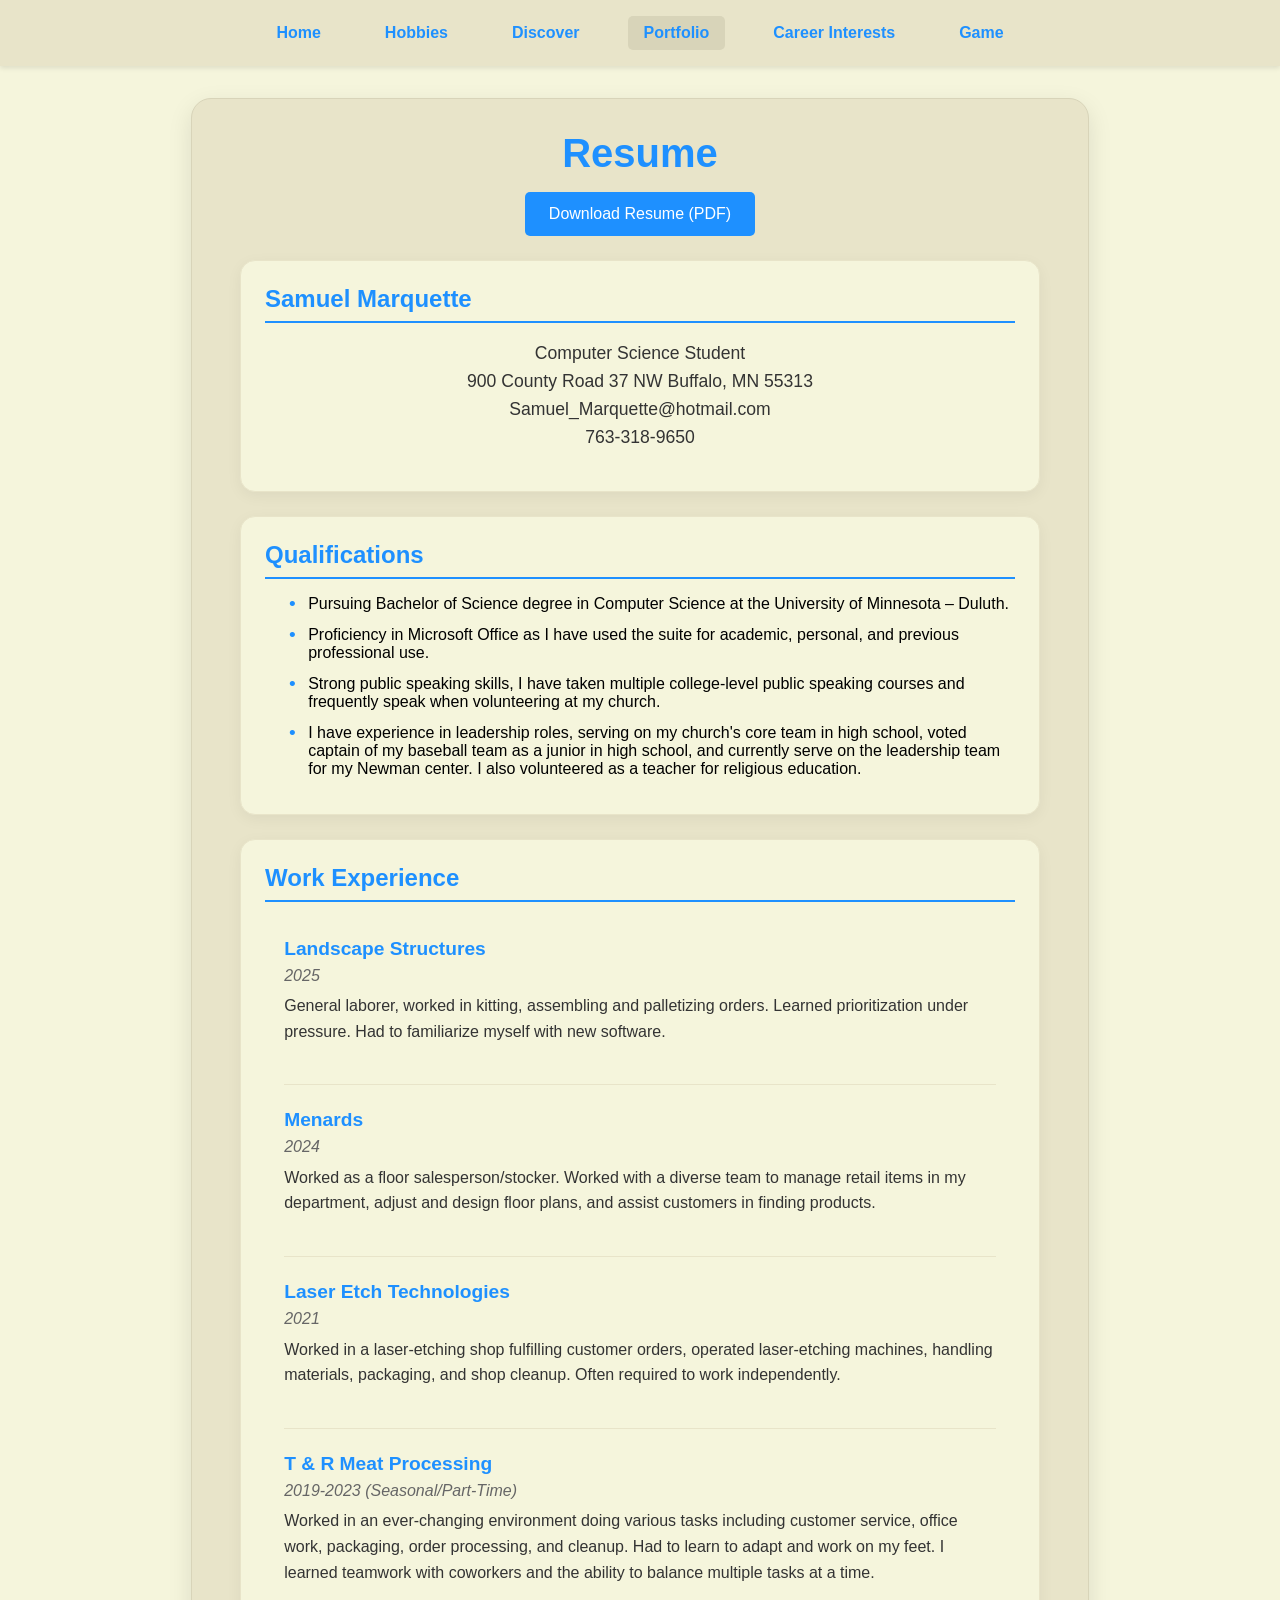
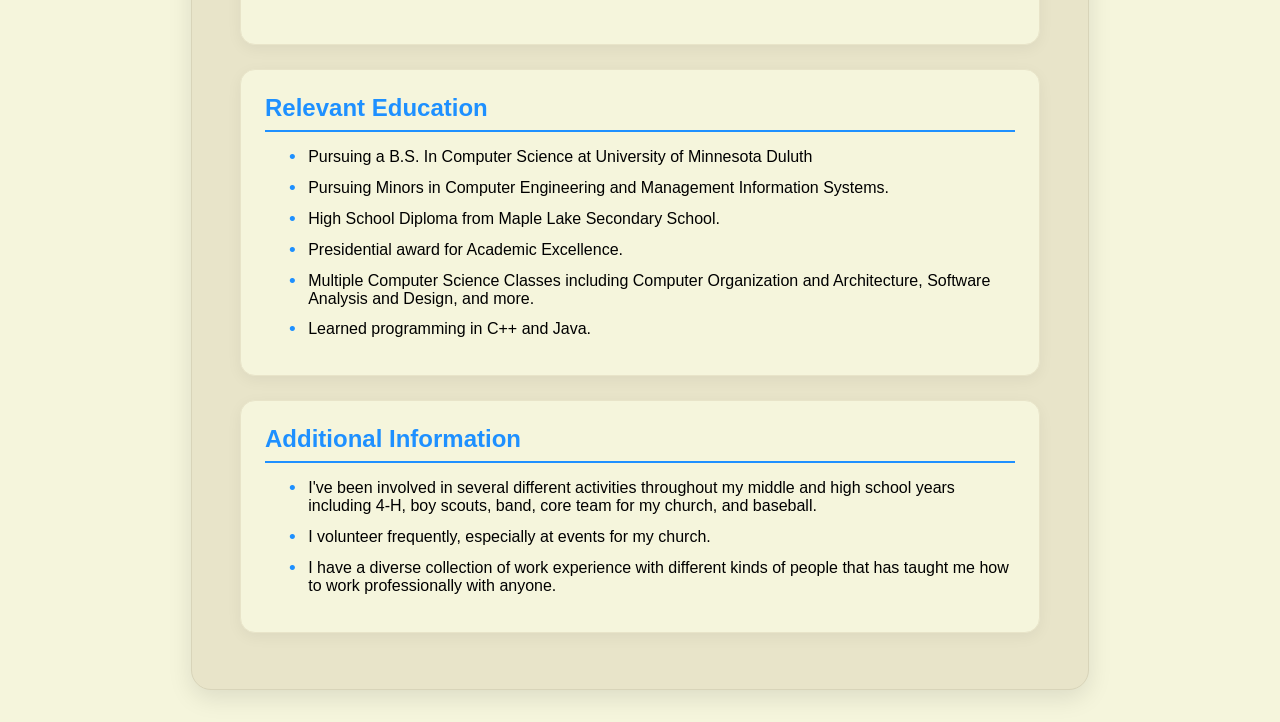
<file: portfolio.html>
<!DOCTYPE html>
<html lang="en">
<head>
    <meta charset="UTF-8">
    <meta name="viewport" content="width=device-width, initial-scale=1.0">
    <title>Portfolio - My Website</title>
    <link rel="stylesheet" href="styles.css">
    <link rel="stylesheet" href="print-resume.css" media="print">
    <style>
        .download-button {
            display: flex;
            justify-content: center;
            margin-top: 1rem;
        }
        .download-button button {
            background-color: #1E90FF;
            color: white;
            border: none;
            padding: 0.8rem 1.5rem;
            border-radius: 5px;
            font-size: 1rem;
            cursor: pointer;
            transition: background-color 0.3s ease;
        }
        .download-button button:hover {
            background-color: #1570CD;
        }
        @media print {
            .download-button {
                display: none;
            }
        }
    </style>
</head>
<body>
    <nav class="nav-bar">
        <a href="index.html">Home</a>
        <a href="hobbies.html">Hobbies</a>
        <a href="discover.html">Discover</a>
        <a href="portfolio.html" class="active">Portfolio</a>
        <a href="career.html">Career Interests</a>
        <a href="game.html">Game</a>
    </nav>
    <div class="content-box">
        <h1>Resume</h1>
        <div class="download-button">
            <button onclick="window.print()">Download Resume (PDF)</button>
        </div>
        
        <div class="resume-section">
            <h2 class="header-box">Samuel Marquette</h2>
            <p class="contact-info">
                Computer Science Student<br>
                900 County Road 37 NW Buffalo, MN 55313<br>
                Samuel_Marquette@hotmail.com<br>
                763-318-9650
            </p>
        </div>

        <div class="resume-section">
            <h2>Qualifications</h2>
            <ul>
                <li>Pursuing Bachelor of Science degree in Computer Science at the University of Minnesota – Duluth.</li>
                <li>Proficiency in Microsoft Office as I have used the suite for academic, personal, and previous professional use.</li>
                <li>Strong public speaking skills, I have taken multiple college-level public speaking courses and frequently speak when volunteering at my church.</li>
                <li>I have experience in leadership roles, serving on my church's core team in high school, voted captain of my baseball team as a junior in high school, and currently serve on the leadership team for my Newman center. I also volunteered as a teacher for religious education.</li>
            </ul>
        </div>

        <div class="resume-section">
            <h2>Work Experience</h2>
            <div class="work-history">
                <div class="job-entry">
                    <h3>Landscape Structures</h3>
                    <p class="date">2025</p>
                    <p>General laborer, worked in kitting, assembling and palletizing orders. Learned prioritization under pressure. Had to familiarize myself with new software.</p>
                </div>
                <div class="job-entry">
                    <h3>Menards</h3>
                    <p class="date">2024</p>
                    <p>Worked as a floor salesperson/stocker. Worked with a diverse team to manage retail items in my department, adjust and design floor plans, and assist customers in finding products.</p>
                </div>
                <div class="job-entry">
                    <h3>Laser Etch Technologies</h3>
                    <p class="date">2021</p>
                    <p>Worked in a laser-etching shop fulfilling customer orders, operated laser-etching machines, handling materials, packaging, and shop cleanup. Often required to work independently.</p>
                </div>
                <div class="job-entry">
                    <h3>T & R Meat Processing</h3>
                    <p class="date">2019-2023 (Seasonal/Part-Time)</p>
                    <p>Worked in an ever-changing environment doing various tasks including customer service, office work, packaging, order processing, and cleanup. Had to learn to adapt and work on my feet. I learned teamwork with coworkers and the ability to balance multiple tasks at a time.</p>
                </div>
            </div>
        </div>

        <div class="resume-section">
            <h2>Relevant Education</h2>
            <ul>
                <li>Pursuing a B.S. In Computer Science at University of Minnesota Duluth</li>
                <li>Pursuing Minors in Computer Engineering and Management Information Systems.</li>
                <li>High School Diploma from Maple Lake Secondary School.</li>
                <li>Presidential award for Academic Excellence.</li>
                <li>Multiple Computer Science Classes including Computer Organization and Architecture, Software Analysis and Design, and more.</li>
                <li>Learned programming in C++ and Java.</li>
            </ul>
        </div>

        <div class="resume-section">
            <h2>Additional Information</h2>
            <ul>
                <li>I've been involved in several different activities throughout my middle and high school years including 4-H, boy scouts, band, core team for my church, and baseball.</li>
                <li>I volunteer frequently, especially at events for my church.</li>
                <li>I have a diverse collection of work experience with different kinds of people that has taught me how to work professionally with anyone.</li>
            </ul>
        </div>
    </div>
</body>
</html>
</file>
<file: styles.css>
/* Common styles for all pages */
body {
    font-family: Arial, sans-serif;
    margin: 0;
    padding: 0;
    background-color: #F5F5DC;
    min-height: 100vh;
    display: flex;
    flex-direction: column;
}

/* Navigation bar styles */
.nav-bar {
    background-color: #E8E4C9;
    padding: 1rem;
    display: flex;
    justify-content: center;
    gap: 2rem;
    box-shadow: 0 2px 5px rgba(0, 0, 0, 0.1);
}

.nav-bar a {
    color: #1E90FF;
    text-decoration: none;
    padding: 0.5rem 1rem;
    border-radius: 5px;
    transition: all 0.3s ease;
    font-weight: bold;
}

.nav-bar a:hover {
    background-color: #D8D4B9;
}

.nav-bar a.active {
    background-color: #D8D4B9;
}

/* Content box styles */
.content-box {
    background: #E8E4C9;
    padding: 2rem 3rem;
    border-radius: 20px;
    box-shadow: 0 8px 25px rgba(0, 0, 0, 0.1);
    border: 1px solid #D8D4B9;
    margin: 2rem auto;
    max-width: 800px;
    transform-style: preserve-3d;
    animation: float 6s ease-in-out infinite;
}

@keyframes float {
    0%, 100% {
        transform: translateZ(20px) rotateX(5deg) rotateY(5deg);
    }
    50% {
        transform: translateZ(40px) rotateX(-5deg) rotateY(-5deg);
    }
}

h1 {
    color: #1E90FF;
    text-align: center;
    margin: 0;
    font-size: 2.5em;
    font-weight: bold;
}

p {
    color: #333;
    line-height: 1.6;
    margin-top: 1rem;
}

/* Resume styles */
.resume-section {
    background: #F5F5DC;
    padding: 1.5rem;
    margin: 1.5rem 0;
    border-radius: 15px;
    box-shadow: 0 4px 15px rgba(0, 0, 0, 0.05);
    border: 1px solid #E8E4C9;
    transition: transform 0.3s ease, box-shadow 0.3s ease;
}

.resume-section:hover {
    transform: scale(1.02);
    box-shadow: 0 6px 20px rgba(0, 0, 0, 0.1);
    z-index: 1;
}

.resume-section h2 {
    color: #1E90FF;
    margin-top: 0;
    margin-bottom: 1rem;
    border-bottom: 2px solid #1E90FF;
    padding-bottom: 0.5rem;
}

.contact-info {
    text-align: center;
    font-size: 1.1em;
    margin-bottom: 1rem;
}

.work-history {
    background: #F5F5DC;
    padding: 1.2rem;
}

.job-entry {
    margin-bottom: 1.5rem;
    padding-bottom: 1.5rem;
    border-bottom: 1px solid #E8E4C9;
}

.job-entry:last-child {
    margin-bottom: 0;
    padding-bottom: 0;
    border-bottom: none;
}

.job-entry h3 {
    color: #1E90FF;
    margin: 0;
    font-size: 1.2em;
}

.job-entry .date {
    margin: 0.2rem 0;
}

.job-entry p:not(.date) {
    margin-top: 0.3rem;
}

/* If you intended to style another class, add the selector here, e.g.:
.job-box {
    margin: 1rem 0;
    border-radius: 10px;
    border: 1px solid rgba(30, 144, 255, 0.2);
}
*/


.job-box h3 {
    color: #1E90FF;
    margin: 0;
    font-size: 1.2em;
}

.date {
    color: #666;
    font-style: italic;
    margin: 0.3rem 0;
}

.resume-section ul {
    margin: 0;
    padding-left: 1.5rem;
    list-style-type: none;
}

.resume-section ul li {
    margin-bottom: 0.8rem;
    position: relative;
    padding-left: 1.2rem;
}

.resume-section ul li:before {
    content: "•";
    color: #1E90FF;
    font-size: 1.2em;
    position: absolute;
    left: 0;
    top: -2px;
}

/* Page links styles */
.page-links {
    margin-top: 2rem;
    display: grid;
    grid-template-columns: repeat(auto-fit, minmax(250px, 1fr));
    gap: 1.5rem;
    padding: 1rem;
}

.link-card {
    background: rgba(255, 255, 255, 0.3);
    padding: 1.5rem;
    border-radius: 10px;
    transition: transform 0.3s ease, box-shadow 0.3s ease;
    border: 1px solid rgba(255, 255, 255, 0.5);
}

.link-card:hover {
    transform: translateY(-5px);
    box-shadow: 0 5px 15px rgba(0, 0, 0, 0.1);
}

.link-card h2 {
    margin: 0;
    font-size: 1.5em;
    margin-bottom: 0.5rem;
}

.link-card h2 a {
    color: #1E90FF;
    text-decoration: none;
    transition: color 0.3s ease;
}

.link-card h2 a:hover {
    color: #1570CD;
}

.link-card p {
    margin: 0;
    color: #555;
    font-size: 0.95em;
}
</file>
<file: print-resume.css>
/* Print styles for resume */
@page {
    margin: 1in;
}

body {
    margin: 0;
    padding: 0;
    background: white;
    font-family: Arial, sans-serif;
    line-height: 1.6;
    color: #000;
}

.nav-bar, .download-button, h1 {
    display: none;
}

.content-box {
    box-shadow: none;
    margin: 0;
    padding: 0;
    animation: none;
    background: white;
    max-width: none;
    border: none;
}

.resume-section {
    margin: 1em 0;
    padding: 0.5em 0;
    page-break-inside: avoid;
    background: white;
    border: none;
    box-shadow: none;
}

h1, h2, h3 {
    color: #000;
    margin-bottom: 0.5em;
}

h1 {
    text-align: center;
    font-size: 24pt;
}

h2 {
    font-size: 14pt;
    border-bottom: 1px solid #000;
    padding-bottom: 0.2em;
}

h3 {
    font-size: 12pt;
}

.contact-info {
    text-align: center;
    margin-bottom: 1em;
}

.work-history {
    margin: 0;
    padding: 0;
}

.job-entry {
    margin-bottom: 1em;
    border: none;
}

.date {
    font-style: italic;
    margin: 0.2em 0;
}

ul {
    margin: 0;
    padding-left: 1.2em;
}

li {
    margin-bottom: 0.3em;
}

@media print {
    .resume-section {
        break-inside: avoid;
    }
}
</file>
